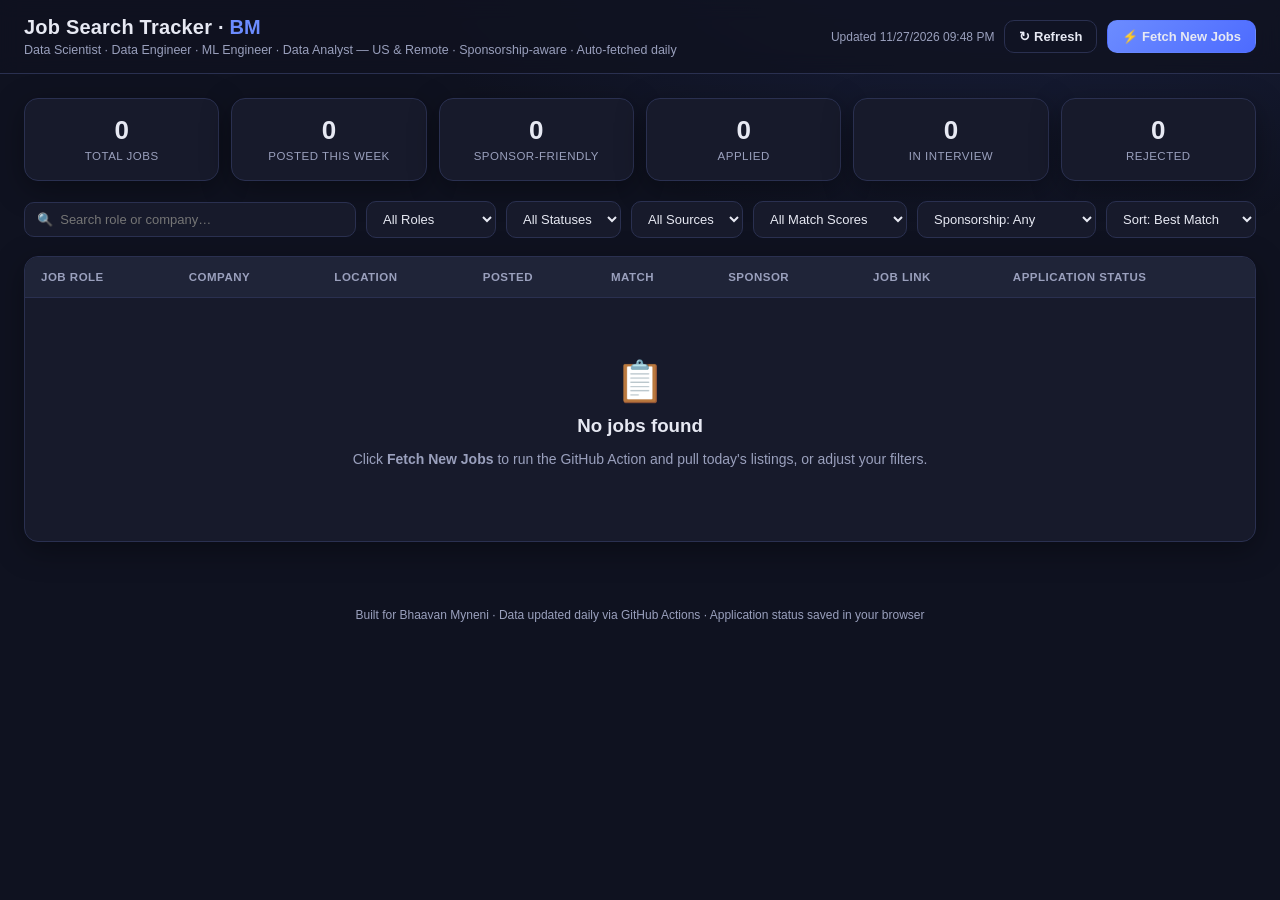
<file: index.html>
<!DOCTYPE html>
<html lang="en">
<head>
  <meta charset="UTF-8" />
  <meta name="viewport" content="width=device-width, initial-scale=1.0" />
  <title>Job Search Tracker — Bhaavan Myneni</title>
  <link rel="stylesheet" href="style.css" />
</head>
<body>
  <header class="site-header">
    <div class="header-inner">
      <div class="brand">
        <h1>Job Search Tracker · <span class="accent">BM</span></h1>
        <p class="tagline">Data Scientist · Data Engineer · ML Engineer · Data Analyst — US &amp; Remote · Sponsorship-aware · Auto-fetched daily</p>
      </div>
      <div class="header-actions">
        <span id="lastUpdated" class="last-updated">Loading…</span>
        <button id="refreshBtn" class="btn btn-ghost" title="Reload data">&#8635; Refresh</button>
        <a id="fetchBtn" class="btn btn-primary" href="#" target="_blank" rel="noopener">&#9889; Fetch New Jobs</a>
      </div>
    </div>
  </header>

  <main class="container">
    <!-- Stats -->
    <section class="stats" id="stats">
      <div class="stat"><span class="stat-num" id="statTotal">—</span><span class="stat-label">Total Jobs</span></div>
      <div class="stat"><span class="stat-num" id="statToday">—</span><span class="stat-label">Posted This Week</span></div>
      <div class="stat"><span class="stat-num" id="statSponsor">—</span><span class="stat-label">Sponsor-Friendly</span></div>
      <div class="stat"><span class="stat-num" id="statApplied">—</span><span class="stat-label">Applied</span></div>
      <div class="stat"><span class="stat-num" id="statInterview">—</span><span class="stat-label">In Interview</span></div>
      <div class="stat"><span class="stat-num" id="statRejected">—</span><span class="stat-label">Rejected</span></div>
    </section>

    <!-- Filters -->
    <section class="filters">
      <input type="search" id="searchInput" class="search" placeholder="&#128269;  Search role or company…" />
      <select id="roleFilter">
        <option value="">All Roles</option>
        <option value="Data Scientist">Data Scientist</option>
        <option value="Data Engineer">Data Engineer</option>
        <option value="ML Engineer">ML Engineer</option>
        <option value="Data Analyst">Data Analyst</option>
      </select>
      <select id="statusFilter">
        <option value="">All Statuses</option>
        <option value="Not Applied">Not Applied</option>
        <option value="Applied">Applied</option>
        <option value="In Interview">In Interview</option>
        <option value="Rejected">Rejected</option>
      </select>
      <select id="sourceFilter">
        <option value="">All Sources</option>
        <!-- options populated dynamically from jobs.json (LinkedIn, Indeed, Glassdoor, ZipRecruiter, Handshake, BuiltIn, Dice, …) -->
      </select>
      <select id="matchFilter">
        <option value="">All Match Scores</option>
        <option value="high">High &#9733;&#9733;&#9733; (7+)</option>
        <option value="medium">Medium &#9733;&#9733; (4–6)</option>
        <option value="low">Low &#9733; (1–3)</option>
      </select>
      <select id="sponsorFilter">
        <option value="">Sponsorship: Any</option>
        <option value="friendly">Sponsor-Friendly only</option>
        <option value="hide">Hide "No Sponsorship"</option>
      </select>
      <select id="sortBy">
        <option value="match">Sort: Best Match</option>
        <option value="newest">Sort: Newest First</option>
      </select>
    </section>

    <!-- Table -->
    <section class="table-wrap">
      <table id="jobsTable">
        <thead>
          <tr>
            <th>Job Role</th>
            <th>Company</th>
            <th>Location</th>
            <th>Posted</th>
            <th>Match</th>
            <th>Sponsor</th>
            <th>Job Link</th>
            <th>Application Status</th>
          </tr>
        </thead>
        <tbody id="jobsBody"></tbody>
      </table>

      <div id="emptyState" class="empty hidden">
        <div class="empty-icon">&#128203;</div>
        <h3>No jobs found</h3>
        <p>Click <strong>Fetch New Jobs</strong> to run the GitHub Action and pull today's listings, or adjust your filters.</p>
      </div>
    </section>
  </main>

  <footer class="site-footer">
    <p>Built for Bhaavan Myneni · Data updated daily via GitHub Actions · Application status saved in your browser</p>
  </footer>

  <script src="main.js"></script>
</body>
</html>
</file>
<file: style.css>
:root {
  --bg: #0f1220;
  --bg-elev: #171a2b;
  --bg-elev-2: #1f2438;
  --border: #2a3050;
  --text: #e7e9f3;
  --text-dim: #9aa0bd;
  --accent: #6c8cff;
  --accent-2: #37d3a0;
  --warn: #ffb454;
  --danger: #ff6b7a;
  --shadow: 0 8px 30px rgba(0,0,0,.35);
  --radius: 14px;
}

* { box-sizing: border-box; }
html, body { margin: 0; padding: 0; }
body {
  font-family: -apple-system, BlinkMacSystemFont, "Segoe UI", Roboto, Helvetica, Arial, sans-serif;
  background: radial-gradient(1200px 600px at 80% -10%, #1a2140 0%, var(--bg) 55%);
  color: var(--text);
  min-height: 100vh;
}

/* Header */
.site-header {
  position: sticky; top: 0; z-index: 20;
  backdrop-filter: blur(10px);
  background: rgba(15,18,32,.8);
  border-bottom: 1px solid var(--border);
}
.header-inner {
  max-width: 1400px; margin: 0 auto; padding: 16px 24px;
  display: flex; align-items: center; justify-content: space-between; gap: 16px; flex-wrap: wrap;
}
.brand h1 { margin: 0; font-size: 20px; font-weight: 700; letter-spacing: .2px; }
.brand .accent { color: var(--accent); }
.tagline { margin: 4px 0 0; font-size: 12.5px; color: var(--text-dim); }
.header-actions { display: flex; align-items: center; gap: 10px; }
.last-updated { font-size: 12px; color: var(--text-dim); }

/* Buttons */
.btn {
  border: 1px solid var(--border); background: var(--bg-elev);
  color: var(--text); padding: 8px 14px; border-radius: 10px;
  font-size: 13px; font-weight: 600; cursor: pointer; text-decoration: none;
  transition: .15s ease; display: inline-flex; align-items: center; gap: 6px;
}
.btn:hover { border-color: var(--accent); transform: translateY(-1px); }
.btn-primary { background: linear-gradient(135deg, var(--accent), #4d6bff); border-color: transparent; }
.btn-ghost { background: transparent; }

/* Layout */
.container { max-width: 1400px; margin: 0 auto; padding: 24px; }

/* Stats */
.stats {
  display: grid; grid-template-columns: repeat(6, 1fr); gap: 12px; margin-bottom: 20px;
}
.stat {
  background: var(--bg-elev); border: 1px solid var(--border); border-radius: var(--radius);
  padding: 16px; text-align: center; box-shadow: var(--shadow);
}
.stat-num { display: block; font-size: 26px; font-weight: 800; }
.stat-label { font-size: 11.5px; color: var(--text-dim); text-transform: uppercase; letter-spacing: .5px; }

/* Filters */
.filters {
  display: flex; gap: 10px; flex-wrap: wrap; margin-bottom: 18px; align-items: center;
}
.search { flex: 1 1 260px; min-width: 220px; }
.filters input, .filters select {
  background: var(--bg-elev); color: var(--text); border: 1px solid var(--border);
  padding: 9px 12px; border-radius: 10px; font-size: 13px; outline: none;
}
.filters input:focus, .filters select:focus { border-color: var(--accent); }

/* Table */
.table-wrap {
  background: var(--bg-elev); border: 1px solid var(--border); border-radius: var(--radius);
  overflow: hidden; box-shadow: var(--shadow);
}
table { width: 100%; border-collapse: collapse; font-size: 13.5px; }
thead th {
  text-align: left; padding: 14px 16px; background: var(--bg-elev-2);
  color: var(--text-dim); font-size: 11.5px; text-transform: uppercase; letter-spacing: .5px;
  border-bottom: 1px solid var(--border); position: sticky; top: 0;
}
tbody td { padding: 13px 16px; border-bottom: 1px solid var(--border); vertical-align: middle; }
tbody tr:hover { background: rgba(108,140,255,.06); }
tbody tr:last-child td { border-bottom: none; }
.job-role { font-weight: 600; }
.company { color: var(--text-dim); }

/* Match stars */
.match { white-space: nowrap; font-weight: 700; }
.match.high { color: var(--accent-2); }
.match.medium { color: var(--warn); }
.match.low { color: var(--text-dim); }
.match .score { font-size: 11px; color: var(--text-dim); margin-left: 4px; }

/* Sponsor pill */
.pill { font-size: 11px; padding: 3px 9px; border-radius: 999px; font-weight: 700; display: inline-block; }
.pill.friendly { background: rgba(55,211,160,.15); color: var(--accent-2); }
.pill.unknown { background: rgba(154,160,189,.15); color: var(--text-dim); }
.pill.no { background: rgba(255,107,122,.15); color: var(--danger); }

/* Job link */
.joblink { color: var(--accent); text-decoration: none; font-weight: 600; }
.joblink:hover { text-decoration: underline; }

/* Status select */
.status-select {
  background: var(--bg-elev-2); color: var(--text); border: 1px solid var(--border);
  border-radius: 8px; padding: 6px 8px; font-size: 12.5px; cursor: pointer;
}
.status-select[data-status="Applied"] { border-color: var(--accent); }
.status-select[data-status="In Interview"] { border-color: var(--warn); }
.status-select[data-status="Rejected"] { border-color: var(--danger); }

/* Empty state */
.empty { text-align: center; padding: 60px 20px; }
.empty-icon { font-size: 40px; }
.empty h3 { margin: 10px 0 6px; }
.empty p { color: var(--text-dim); font-size: 14px; }
.hidden { display: none; }

/* Footer */
.site-footer { text-align: center; padding: 30px; color: var(--text-dim); font-size: 12px; }

/* Responsive */
@media (max-width: 900px) {
  .stats { grid-template-columns: repeat(3, 1fr); }
  .table-wrap { overflow-x: auto; }
  table { min-width: 820px; }
}
</file>
